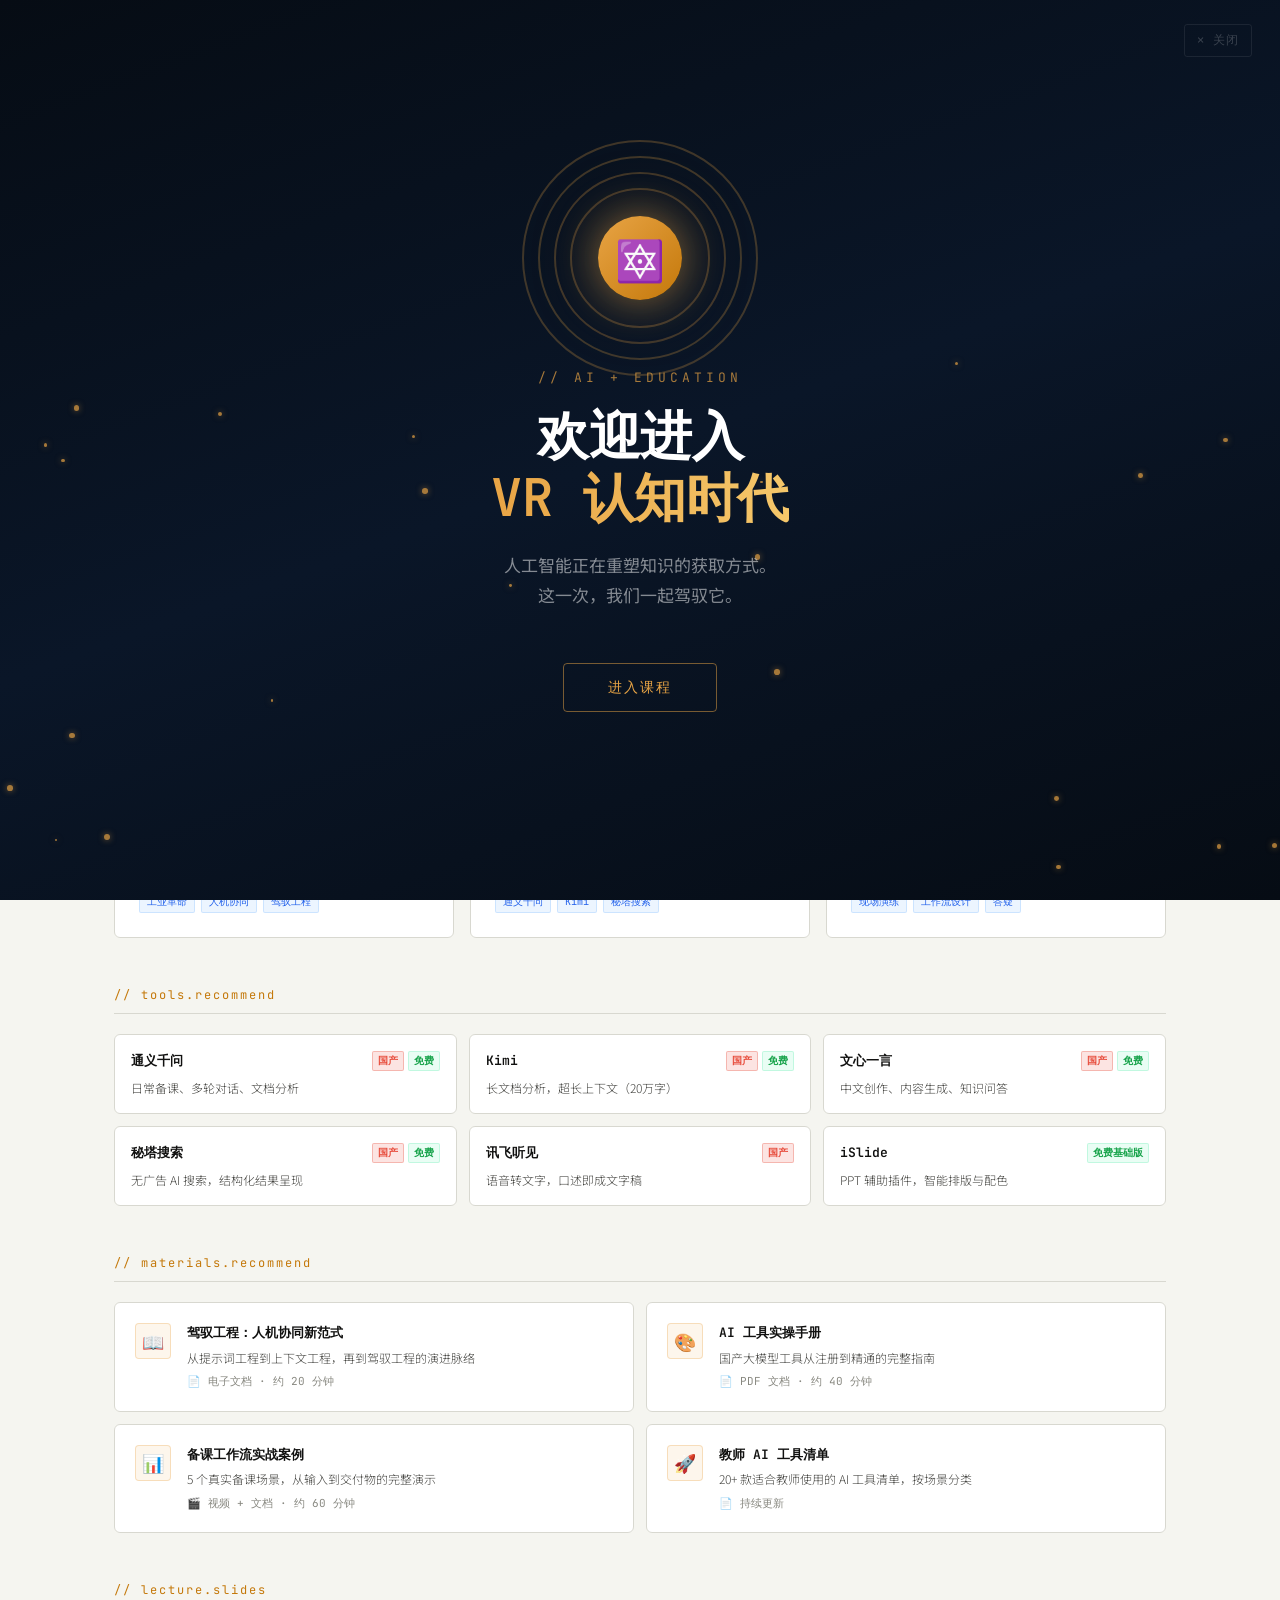
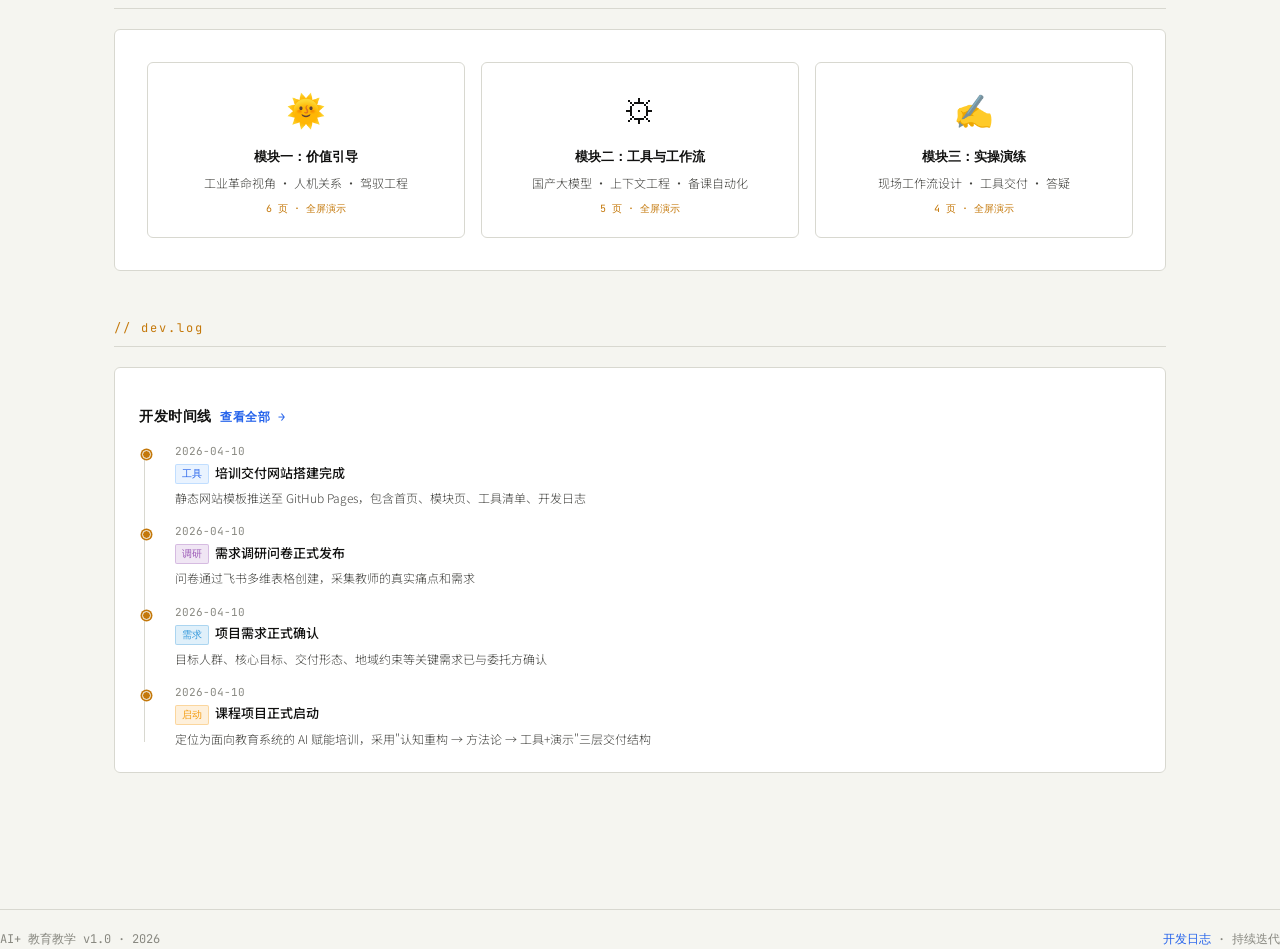
<file: index.html>
<!DOCTYPE html>
<html lang="zh-CN" data-version="v1.0">
<head>
<meta charset="UTF-8">
<meta name="viewport" content="width=device-width, initial-scale=1.0">
<title>AI+ 教育教学</title>
<link rel="preconnect" href="https://fonts.googleapis.com">
<link href="https://fonts.googleapis.com/css2?family=JetBrains+Mono:wght@300;400;500;600&family=Noto+Sans+SC:wght@300;400;500;600&display=swap" rel="stylesheet">
<style>
:root {
  --bg:          #080d14;
  --bg-card:     #0c1422;
  --bg-hover:    #101d30;
  --border:      #1a2d45;
  --accent:      #e8a445;
  --accent2:     #4a9eff;
  --accent3:     #4ae8a4;
  --text:        #dce8f0;
  --text-dim:    #8aacc8;
  --text-muted:  #4a6a8a;
  --font-mono:   'JetBrains Mono', monospace;
  --font-sans:   'Noto Sans SC', sans-serif;
  --accent-dim:  rgba(232,164,69,0.1);
  --radius:      6px;
}
[data-theme="light"] {
  --bg:        #f5f5f0;
  --bg-card:   #ffffff;
  --bg-hover:  #efefea;
  --border:    #d8d8d0;
  --accent:    #c4780a;
  --accent2:   #2563eb;
  --accent3:   #16a34a;
  --text:      #111110;
  --text-dim:  #444440;
  --text-muted:#888880;
}
* { margin: 0; padding: 0; box-sizing: border-box; }
body {
  background-color: var(--bg);
  color: var(--text);
  font-family: var(--font-sans);
  min-height: 100vh;
  line-height: 1.6;
}
body::before {
  content: '';
  position: fixed;
  inset: 0;
  background-image:
    linear-gradient(rgba(26,45,69,0.06) 1px, transparent 1px),
    linear-gradient(90deg, rgba(26,45,69,0.06) 1px, transparent 1px);
  background-size: 40px 40px;
  pointer-events: none;
  z-index: 0;
}
.container {
  max-width: 1100px;
  margin: 0 auto;
  padding: 48px 24px;
  position: relative;
  z-index: 1;
}

/* === HEADER === */
header {
  position: relative;
  margin-bottom: 56px;
  padding-bottom: 40px;
  border-bottom: 1px solid var(--border);
}
.header-top {
  display: flex;
  align-items: flex-start;
  justify-content: space-between;
  gap: 16px;
  margin-bottom: 0;
}
.header-label {
  font-family: var(--font-mono);
  font-size: 13px;
  color: var(--accent);
  letter-spacing: 2px;
  margin-bottom: 10px;
}
header h1 {
  font-family: var(--font-mono);
  font-size: clamp(28px, 5vw, 48px);
  font-weight: 600;
  letter-spacing: -1px;
  margin-bottom: 14px;
}
header h1 .w { color: var(--accent); }
header h1 .t { color: var(--text-dim); font-weight: 300; }

.header-desc {
  font-size: 15px;
  color: var(--text-dim);
  max-width: 520px;
  font-weight: 300;
  line-height: 1.8;
}
.header-meta {
  display: flex;
  gap: 24px;
  margin-top: 20px;
  font-family: var(--font-mono);
  font-size: 12px;
  color: var(--text-muted);
  flex-wrap: wrap;
}
.header-meta span { display: flex; align-items: center; gap: 6px; }

.top-nav {
  display: flex;
  flex-wrap: wrap;
  gap: 8px;
  margin-top: 20px;
}
.top-nav a {
  display: inline-flex;
  align-items: center;
  gap: 6px;
  font-family: var(--font-mono);
  font-size: 12px;
  font-weight: 500;
  color: var(--text-dim);
  text-decoration: none;
  border: 1px solid var(--border);
  border-radius: var(--radius);
  padding: 5px 12px;
  background: rgba(255,255,255,0.02);
  transition: all 0.2s ease;
}
.top-nav a::before {
  content: '';
  position: absolute;
  inset: 0;
  background: linear-gradient(135deg, var(--accent) 0%, var(--accent2) 100%);
  opacity: 0;
  transition: opacity 0.2s ease;
  z-index: -1;
  border-radius: var(--radius);
}
.top-nav a:hover {
  color: #fff;
  border-color: transparent;
  transform: translateY(-1px);
  box-shadow: 0 4px 12px rgba(232,164,69,0.25);
}
.top-nav a:hover::before { opacity: 1; }

button.theme-toggle {
  font-family: var(--font-mono);
  font-size: 22px;
  background: transparent;
  border: 1px solid var(--border);
  border-radius: var(--radius);
  padding: 5px 10px;
  cursor: pointer;
  color: var(--text-dim);
  transition: border-color 0.2s, color 0.2s, background 0.2s;
}
button.theme-toggle:hover {
  border-color: var(--accent);
  color: var(--accent);
  background: var(--accent-dim);
}

/* === OVERVIEW CARD === */
.overview-banner {
  background: var(--bg-card);
  border: 1px solid var(--border);
  border-radius: var(--radius);
  padding: 32px;
  margin-bottom: 48px;
  position: relative;
  overflow: hidden;
}
.overview-banner::before {
  content: '';
  position: absolute;
  top: 0; left: 0; right: 0;
  height: 2px;
  background: linear-gradient(90deg, var(--accent), var(--accent2), var(--accent3));
}
.overview-banner .label {
  font-family: var(--font-mono);
  font-size: 12px;
  color: var(--accent);
  letter-spacing: 2px;
  margin-bottom: 12px;
}
.overview-banner h2 {
  font-family: var(--font-mono);
  font-size: 22px;
  font-weight: 500;
  color: var(--text);
  margin-bottom: 12px;
}
.overview-banner p {
  font-size: 14px;
  color: var(--text-dim);
  font-weight: 300;
  max-width: 640px;
  line-height: 1.8;
}
.overview-tags {
  display: flex;
  gap: 8px;
  margin-top: 20px;
  flex-wrap: wrap;
}
.overview-tag {
  font-family: var(--font-mono);
  font-size: 11px;
  padding: 3px 10px;
  border-radius: 3px;
  background: rgba(232,164,69,0.1);
  border: 1px solid rgba(232,164,69,0.25);
  color: var(--accent);
}

/* === SECTION LABEL === */
.section-label {
  font-family: var(--font-mono);
  font-size: 12px;
  color: var(--accent);
  letter-spacing: 2px;
  margin-bottom: 20px;
  padding-bottom: 8px;
  border-bottom: 1px solid var(--border);
}

/* === MODULE CARDS === */
.modules-grid {
  display: grid;
  grid-template-columns: repeat(3, 1fr);
  gap: 16px;
  margin-bottom: 48px;
}
.mod-card {
  background: var(--bg-card);
  border: 1px solid var(--border);
  border-radius: var(--radius);
  padding: 24px;
  position: relative;
  overflow: hidden;
  transition: border-color 0.2s, background 0.2s, transform 0.2s;
}
.mod-card:hover {
  border-color: var(--accent);
  background: var(--bg-hover);
  transform: translateY(-2px);
}
.mod-card::before {
  content: '';
  position: absolute;
  top: 0; left: 0; right: 0;
  height: 2px;
  background: var(--card-accent, var(--accent));
}
.mod-card-header {
  display: flex;
  align-items: center;
  gap: 12px;
  margin-bottom: 16px;
}
.mod-num {
  font-family: var(--font-mono);
  font-size: 28px;
  font-weight: 600;
  color: var(--card-accent, var(--accent));
  opacity: 0.7;
  line-height: 1;
}
.mod-title {
  font-family: var(--font-mono);
  font-size: 14px;
  font-weight: 600;
  color: var(--text);
  letter-spacing: 0.5px;
}
.mod-time {
  font-family: var(--font-mono);
  font-size: 11px;
  color: var(--text-muted);
  margin-top: 2px;
}
.mod-desc {
  font-size: 13px;
  color: var(--text-dim);
  font-weight: 300;
  line-height: 1.7;
  margin-bottom: 16px;
}
.mod-tags {
  display: flex;
  gap: 6px;
  flex-wrap: wrap;
}
.mod-tag {
  font-family: var(--font-mono);
  font-size: 10px;
  padding: 2px 7px;
  border-radius: 2px;
  background: rgba(74,158,255,0.1);
  border: 1px solid rgba(74,158,255,0.2);
  color: var(--accent2);
}

/* === TOOLS GRID === */
.tools-grid {
  display: grid;
  grid-template-columns: repeat(3, 1fr);
  gap: 12px;
  margin-bottom: 48px;
}
.tool-card {
  background: var(--bg-card);
  border: 1px solid var(--border);
  border-radius: var(--radius);
  padding: 16px;
  transition: border-color 0.2s, background 0.2s;
}
.tool-card:hover {
  border-color: var(--accent2);
  background: var(--bg-hover);
}
.tool-card h4 {
  font-family: var(--font-mono);
  font-size: 13px;
  font-weight: 600;
  color: var(--text);
  margin-bottom: 6px;
  display: flex;
  align-items: center;
  gap: 8px;
}
.tool-card .tool-badges { display: flex; gap: 4px; margin-left: auto; }
.tool-badge {
  font-size: 10px;
  padding: 1px 5px;
  border-radius: 2px;
}
.tool-badge.cn { background: rgba(231,76,60,0.15); border: 1px solid rgba(231,76,60,0.3); color: #e74c3c; }
.tool-badge.free { background: rgba(74,232,164,0.12); border: 1px solid rgba(74,232,164,0.25); color: var(--accent3); }
.tool-card p { font-size: 12px; color: var(--text-dim); font-weight: 300; }

/* === MATERIALS === */
.materials-grid {
  display: grid;
  grid-template-columns: repeat(2, 1fr);
  gap: 12px;
  margin-bottom: 48px;
}
.mat-card {
  background: var(--bg-card);
  border: 1px solid var(--border);
  border-radius: var(--radius);
  padding: 20px;
  display: flex;
  gap: 16px;
  align-items: flex-start;
  transition: border-color 0.2s, background 0.2s;
}
.mat-card:hover { border-color: var(--accent); background: var(--bg-hover); }
.mat-icon {
  width: 36px; height: 36px;
  border-radius: 4px;
  background: var(--accent-dim);
  border: 1px solid rgba(232,164,69,0.3);
  display: flex; align-items: center; justify-content: center;
  font-size: 18px;
  flex-shrink: 0;
}
.mat-body h4 {
  font-family: var(--font-mono);
  font-size: 13px;
  font-weight: 600;
  color: var(--text);
  margin-bottom: 4px;
}
.mat-body p { font-size: 12px; color: var(--text-dim); font-weight: 300; }
.mat-body .mat-meta { font-size: 11px; color: var(--text-muted); margin-top: 6px; font-family: var(--font-mono); }

/* === CHANGELOG PREVIEW === */
.changelog-preview {
  background: var(--bg-card);
  border: 1px solid var(--border);
  border-radius: var(--radius);
  padding: 24px;
  margin-bottom: 48px;
}
.changelog-preview h3 {
  font-family: var(--font-mono);
  font-size: 14px;
  font-weight: 600;
  color: var(--text);
  margin-bottom: 16px;
  letter-spacing: 0.5px;
}
.timeline { position: relative; padding-left: 20px; }
.timeline::before {
  content: '';
  position: absolute;
  left: 5px; top: 6px; bottom: 6px;
  width: 1px;
  background: var(--border);
}
.tl-item {
  position: relative;
  margin-bottom: 16px;
  padding-left: 16px;
}
.tl-item::before {
  content: '';
  position: absolute;
  left: -17px; top: 7px;
  width: 7px; height: 7px;
  border-radius: 50%;
  background: var(--accent);
  border: 1.5px solid var(--bg);
  box-shadow: 0 0 0 1.5px var(--accent);
}
.tl-item:last-child { margin-bottom: 0; }
.tl-date {
  font-family: var(--font-mono);
  font-size: 11px;
  color: var(--text-muted);
  margin-bottom: 2px;
}
.tl-title {
  font-size: 13px;
  font-weight: 500;
  color: var(--text);
}
.tl-title .tl-tag {
  display: inline-block;
  font-family: var(--font-mono);
  font-size: 10px;
  padding: 1px 6px;
  border-radius: 2px;
  margin-right: 6px;
  vertical-align: middle;
}
.tl-tag.milestone { background: rgba(243,156,18,0.15); border: 1px solid rgba(243,156,18,0.3); color: #f39c12; }
.tl-tag.requirement { background: rgba(52,152,219,0.15); border: 1px solid rgba(52,152,219,0.3); color: #3498db; }
.tl-tag.survey { background: rgba(155,89,182,0.15); border: 1px solid rgba(155,89,182,0.3); color: #9b59b6; }
.tl-tag.deliverable { background: rgba(74,232,164,0.12); border: 1px solid rgba(74,232,164,0.25); color: var(--accent3); }
.tl-tag.tool { background: rgba(74,158,255,0.12); border: 1px solid rgba(74,158,255,0.25); color: var(--accent2); }
.tl-body {
  font-size: 12px;
  color: var(--text-dim);
  font-weight: 300;
  margin-top: 4px;
}
.changelog-link {
  display: inline-flex;
  align-items: center;
  gap: 6px;
  margin-top: 16px;
  font-family: var(--font-mono);
  font-size: 12px;
  color: var(--accent2);
  text-decoration: none;
  transition: color 0.15s;
}
.changelog-link:hover { color: #7dbfff; text-decoration: underline; }

/* === SLIDES CTA === */
.slides-cta {
  background: var(--bg-card);
  border: 1px solid var(--border);
  border-radius: var(--radius);
  padding: 32px;
  display: grid;
  grid-template-columns: repeat(3, 1fr);
  gap: 16px;
  margin-bottom: 48px;
}
.slide-card {
  border: 1px solid var(--border);
  border-radius: var(--radius);
  padding: 20px;
  text-align: center;
  cursor: pointer;
  transition: all 0.2s;
  text-decoration: none;
  color: var(--text);
  display: block;
}
.slide-card:hover {
  border-color: var(--accent);
  background: var(--bg-hover);
  transform: translateY(-2px);
}
.slide-card-icon {
  font-size: 32px;
  margin-bottom: 12px;
}
.slide-card h4 {
  font-family: var(--font-mono);
  font-size: 13px;
  font-weight: 600;
  margin-bottom: 6px;
}
.slide-card p { font-size: 12px; color: var(--text-dim); font-weight: 300; }
.slide-card .slide-card-status {
  font-family: var(--font-mono);
  font-size: 10px;
  color: var(--accent);
  margin-top: 8px;
}

/* === INTRO OVERLAY === */
.intro-overlay {
  position: fixed;
  inset: 0;
  background: linear-gradient(160deg, #060c14 0%, #0a1628 50%, #060c14 100%);
  z-index: 9999;
  display: flex;
  flex-direction: column;
  align-items: center;
  justify-content: center;
  animation: introReveal 1s cubic-bezier(0.16,1,0.3,1) forwards;
  overflow: hidden;
}
.intro-overlay.hidden {
  display: none;
}
.intro-overlay.closing {
  animation: introHide 0.5s ease forwards;
}

@keyframes introReveal {
  from { opacity: 0; }
  to   { opacity: 1; }
}
@keyframes introHide {
  from { opacity: 1; transform: scale(1); }
  to   { opacity: 0; transform: scale(1.04); }
}

/* particles */
.intro-particles {
  position: absolute;
  inset: 0;
  pointer-events: none;
  overflow: hidden;
}
.intro-p {
  position: absolute;
  border-radius: 50%;
  background: rgba(232,164,69,0.7);
  animation: floatP var(--d,8s) ease-in-out infinite;
  box-shadow: 0 0 6px rgba(232,164,69,0.5);
}
@keyframes floatP {
  0%   { transform: translateY(0)   scale(1);   opacity: 0.6; }
  50%  { transform: translateY(-120px) scale(1.3); opacity: 1; }
  100% { transform: translateY(-240px) scale(0.5); opacity: 0; }
}

/* vr icon */
.intro-vr {
  position: relative;
  width: 140px;
  height: 140px;
  margin-bottom: 40px;
  animation: vrEntrance 1.2s cubic-bezier(0.16,1,0.3,1) forwards;
}
@keyframes vrEntrance {
  from { opacity: 0; transform: translateY(40px) scale(0.8); }
  to   { opacity: 1; transform: translateY(0) scale(1); }
}
.vr-ring {
  position: absolute;
  border: 2px solid rgba(232,164,69,0.25);
  border-radius: 50%;
  animation: ringPulse var(--d,3s) ease-in-out infinite;
}
.vr-ring:nth-child(1) { inset: 0;   --d: 3s; animation-delay: 0s; }
.vr-ring:nth-child(2) { inset: -16px; --d: 3.5s; animation-delay: 0.6s; }
.vr-ring:nth-child(3) { inset: -32px; --d: 4s;   animation-delay: 1.2s; }
.vr-ring:nth-child(4) { inset: -48px; --d: 4.5s; animation-delay: 1.8s; }
@keyframes ringPulse {
  0%,100% { opacity: 0.3; transform: scale(1); }
  50%      { opacity: 0.8; transform: scale(1.04); }
}
.vr-core {
  position: absolute;
  inset: 28px;
  background: linear-gradient(135deg, #e8a445, #c4780a);
  border-radius: 50%;
  display: flex;
  align-items: center;
  justify-content: center;
  font-size: 40px;
  box-shadow: 0 0 40px rgba(232,164,69,0.5), 0 0 80px rgba(232,164,69,0.2);
}

/* text */
.intro-eyebrow {
  font-family: var(--font-mono);
  font-size: 13px;
  color: rgba(232,164,69,0.7);
  letter-spacing: 4px;
  margin-bottom: 16px;
  animation: fadeUp 0.8s 0.4s both;
}
.intro-title {
  font-family: var(--font-mono);
  font-size: clamp(28px, 6vw, 52px);
  font-weight: 600;
  color: #ffffff;
  text-align: center;
  line-height: 1.2;
  margin-bottom: 20px;
  animation: fadeUp 0.8s 0.55s both;
  letter-spacing: -0.5px;
}
.intro-title em {
  font-style: normal;
  background: linear-gradient(90deg, #e8a445, #f5c76a);
  -webkit-background-clip: text;
  -webkit-text-fill-color: transparent;
  background-clip: text;
}
.intro-sub {
  font-family: var(--font-sans);
  font-size: 17px;
  color: rgba(255,255,255,0.5);
  text-align: center;
  max-width: 460px;
  line-height: 1.8;
  margin-bottom: 52px;
  animation: fadeUp 0.8s 0.7s both;
}
@keyframes fadeUp {
  from { opacity: 0; transform: translateY(20px); }
  to   { opacity: 1; transform: translateY(0); }
}

/* enter button */
.intro-enter {
  background: transparent;
  border: 1.5px solid rgba(232,164,69,0.5);
  color: #e8a445;
  font-family: var(--font-mono);
  font-size: 14px;
  letter-spacing: 2px;
  padding: 14px 44px;
  border-radius: 4px;
  cursor: pointer;
  transition: all 0.25s ease;
  animation: fadeUp 0.8s 0.85s both;
  text-transform: uppercase;
}
.intro-enter:hover {
  background: rgba(232,164,69,0.12);
  border-color: #e8a445;
  box-shadow: 0 0 30px rgba(232,164,69,0.3);
  transform: translateY(-2px);
}

/* close hint */
.intro-close-hint {
  position: absolute;
  top: 24px;
  right: 28px;
  font-family: var(--font-mono);
  font-size: 12px;
  color: rgba(255,255,255,0.2);
  letter-spacing: 1px;
  cursor: pointer;
  padding: 6px 12px;
  border: 1px solid rgba(255,255,255,0.08);
  border-radius: 3px;
  transition: color 0.2s, border-color 0.2s;
  animation: fadeUp 0.6s 1.2s both;
  user-select: none;
}
.intro-close-hint:hover { color: rgba(255,255,255,0.5); border-color: rgba(255,255,255,0.2); }

/* page reopen button */
.intro-reopen-btn {
  position: fixed;
  bottom: 20px;
  right: 20px;
  z-index: 500;
  font-family: var(--font-mono);
  font-size: 11px;
  color: rgba(255,255,255,0.3);
  background: rgba(0,0,0,0.4);
  border: 1px solid rgba(255,255,255,0.08);
  border-radius: 3px;
  padding: 5px 10px;
  cursor: pointer;
  display: none;
  transition: all 0.2s;
  letter-spacing: 1px;
}
.intro-reopen-btn:hover { color: #e8a445; border-color: rgba(232,164,69,0.3); }
.intro-reopen-btn.show { display: block; }

/* === FOOTER === */
footer {
  margin-top: 40px;
  padding-top: 20px;
  border-top: 1px solid var(--border);
  display: flex;
  justify-content: space-between;
  align-items: center;
  font-family: var(--font-mono);
  font-size: 12px;
  color: var(--text-muted);
}
footer a { color: var(--accent2); text-decoration: none; }
footer a:hover { text-decoration: underline; }

/* === RESPONSIVE === */
@media (max-width: 900px) {
  .modules-grid { grid-template-columns: 1fr; }
  .tools-grid { grid-template-columns: 1fr 1fr; }
  .slides-cta { grid-template-columns: 1fr; }
}
@media (max-width: 600px) {
  .tools-grid { grid-template-columns: 1fr; }
  .materials-grid { grid-template-columns: 1fr; }
  .header-meta { flex-direction: column; gap: 8px; }
  .top-nav a { font-size: 11px; padding: 4px 10px; }
}
</style>
</head>
<body>
<!-- INTRO OVERLAY -->
<div class="intro-overlay" id="introOverlay">
  <div class="intro-particles" id="introParticles"></div>
  <div class="intro-close-hint" id="introCloseHint">&#x2715; 关闭</div>
  <div class="intro-vr">
    <div class="vr-ring"></div>
    <div class="vr-ring"></div>
    <div class="vr-ring"></div>
    <div class="vr-ring"></div>
    <div class="vr-core">&#128303;</div>
  </div>
  <div class="intro-eyebrow">// AI + EDUCATION</div>
  <div class="intro-title">欢迎进入<br><em>VR 认知时代</em></div>
  <div class="intro-sub">人工智能正在重塑知识的获取方式。<br>这一次，我们一起驾驭它。</div>
  <button class="intro-enter" id="introEnterBtn">进入课程</button>
</div>
<button class="intro-reopen-btn" id="introReopenBtn">&#128303; VR 引导页</button>

<div class="container">

<header>
  <div class="header-top">
    <div>
      <div class="header-label">// course.delivery</div>
      <h1><span class="w">AI</span><span class="t">+</span> <span class="t">课程交付</span></h1>
      <p class="header-desc">帮助教育工作者借助 AI 工具减负增效，掌握人机协同的正确姿势，让 AI 成为教学的得力助手。</p>
      <div class="header-meta">
        <span>&#128218; 3 大模块</span>
        <span>&#9202; 约 2 小时</span>
        <span>&#127757; 课程交付站</span>
      </div>
      <nav class="top-nav">
        <a href="#modules">课程模块</a>
        <a href="#tools">工具清单</a>
        <a href="#materials">推荐材料</a>
        <a href="changelog.html">开发日志</a>
      </nav>
    </div>
    <button class="theme-toggle" id="themeToggle" aria-label="切换主题">☀</button>
  </div>
</header>

<!-- OVERVIEW -->
<section class="overview-banner" id="overview">
  <div class="label">// overview</div>
  <h2>课程概述</h2>
  <p>本课程面向教育工作者，系统讲解 AI 工具在教学场景中的实际应用。课程采用"认知重构 + 方法论 + 实操"三层交付结构，帮助教师建立正确的人机协同观，掌握可直接落地的工具和方法。</p>
  <div class="overview-tags">
    <span class="overview-tag">价值引导</span>
    <span class="overview-tag">国产大模型</span>
    <span class="overview-tag">驾驭工程</span>
    <span class="overview-tag">实操演练</span>
    <span class="overview-tag">工具交付</span>
  </div>
</section>

<!-- MODULES -->
<section id="modules" style="margin-bottom:48px;">
  <div class="section-label">// course.modules</div>
  <div class="modules-grid">
    <div class="mod-card" style="--card-accent: #e8a445">
      <div class="mod-card-header">
        <div class="mod-num">01</div>
        <div>
          <div class="mod-title">价值引导</div>
          <div class="mod-time">25-30 分钟</div>
        </div>
      </div>
      <p class="mod-desc">从工业革命视角理解 AI 变革，认识人与 AI 的正确关系，建立驾驭 AI 的底层认知框架。</p>
      <div class="mod-tags">
        <span class="mod-tag">工业革命</span>
        <span class="mod-tag">人机协同</span>
        <span class="mod-tag">驾驭工程</span>
      </div>
    </div>

    <div class="mod-card" style="--card-accent: #4a9eff">
      <div class="mod-card-header">
        <div class="mod-num">02</div>
        <div>
          <div class="mod-title">工具与工作流</div>
          <div class="mod-time">30 分钟</div>
        </div>
      </div>
      <p class="mod-desc">国产大模型工具推荐与实操演示，备课自动化工作流设计，信息素养基础训练。</p>
      <div class="mod-tags">
        <span class="mod-tag">通义千问</span>
        <span class="mod-tag">Kimi</span>
        <span class="mod-tag">秘塔搜索</span>
      </div>
    </div>

    <div class="mod-card" style="--card-accent: #4ae8a4">
      <div class="mod-card-header">
        <div class="mod-num">03</div>
        <div>
          <div class="mod-title">实操演练</div>
          <div class="mod-time">60 分钟</div>
        </div>
      </div>
      <p class="mod-desc">现场设计个人备课工作流，工具交付与安装指导，个性化问题答疑。</p>
      <div class="mod-tags">
        <span class="mod-tag">现场演练</span>
        <span class="mod-tag">工作流设计</span>
        <span class="mod-tag">答疑</span>
      </div>
    </div>
  </div>
</section>

<!-- TOOLS -->
<section id="tools" style="margin-bottom:48px;">
  <div class="section-label">// tools.recommend</div>
  <div class="tools-grid">
    <div class="tool-card">
      <h4>通义千问 <div class="tool-badges"><span class="tool-badge cn">国产</span><span class="tool-badge free">免费</span></div></h4>
      <p>日常备课、多轮对话、文档分析</p>
    </div>
    <div class="tool-card">
      <h4>Kimi <div class="tool-badges"><span class="tool-badge cn">国产</span><span class="tool-badge free">免费</span></div></h4>
      <p>长文档分析，超长上下文（20万字）</p>
    </div>
    <div class="tool-card">
      <h4>文心一言 <div class="tool-badges"><span class="tool-badge cn">国产</span><span class="tool-badge free">免费</span></div></h4>
      <p>中文创作、内容生成、知识问答</p>
    </div>
    <div class="tool-card">
      <h4>秘塔搜索 <div class="tool-badges"><span class="tool-badge cn">国产</span><span class="tool-badge free">免费</span></div></h4>
      <p>无广告 AI 搜索，结构化结果呈现</p>
    </div>
    <div class="tool-card">
      <h4>讯飞听见 <div class="tool-badges"><span class="tool-badge cn">国产</span></div></h4>
      <p>语音转文字，口述即成文字稿</p>
    </div>
    <div class="tool-card">
      <h4>iSlide <div class="tool-badges"><span class="tool-badge free">免费基础版</span></div></h4>
      <p>PPT 辅助插件，智能排版与配色</p>
    </div>
  </div>
</section>

<!-- MATERIALS -->
<section id="materials" style="margin-bottom:48px;">
  <div class="section-label">// materials.recommend</div>
  <div class="materials-grid">
    <div class="mat-card">
      <div class="mat-icon">&#128214;</div>
      <div class="mat-body">
        <h4>驾驭工程：人机协同新范式</h4>
        <p>从提示词工程到上下文工程，再到驾驭工程的演进脉络</p>
        <div class="mat-meta">&#128196; 电子文档 · 约 20 分钟</div>
      </div>
    </div>
    <div class="mat-card">
      <div class="mat-icon">&#127912;</div>
      <div class="mat-body">
        <h4>AI 工具实操手册</h4>
        <p>国产大模型工具从注册到精通的完整指南</p>
        <div class="mat-meta">&#128196; PDF 文档 · 约 40 分钟</div>
      </div>
    </div>
    <div class="mat-card">
      <div class="mat-icon">&#128202;</div>
      <div class="mat-body">
        <h4>备课工作流实战案例</h4>
        <p>5 个真实备课场景，从输入到交付物的完整演示</p>
        <div class="mat-meta">&#127916; 视频 + 文档 · 约 60 分钟</div>
      </div>
    </div>
    <div class="mat-card">
      <div class="mat-icon">&#128640;</div>
      <div class="mat-body">
        <h4>教师 AI 工具清单</h4>
        <p>20+ 款适合教师使用的 AI 工具清单，按场景分类</p>
        <div class="mat-meta">&#128196; 持续更新</div>
      </div>
    </div>
  </div>
</section>

<!-- SLIDES CTA -->
<section id="slides" style="margin-bottom:48px;">
  <div class="section-label">// lecture.slides</div>
  <div class="slides-cta">
    <a href="slides/module-1.html" target="_blank" class="slide-card">
      <div class="slide-card-icon">&#127774;</div>
      <h4>模块一：价值引导</h4>
      <p>工业革命视角 · 人机关系 · 驾驭工程</p>
      <div class="slide-card-status">6 页 · 全屏演示</div>
    </a>
    <a href="slides/module-2.html" target="_blank" class="slide-card">
      <div class="slide-card-icon">&#9881;</div>
      <h4>模块二：工具与工作流</h4>
      <p>国产大模型 · 上下文工程 · 备课自动化</p>
      <div class="slide-card-status">5 页 · 全屏演示</div>
    </a>
    <a href="slides/module-3.html" target="_blank" class="slide-card">
      <div class="slide-card-icon">&#9997;</div>
      <h4>模块三：实操演练</h4>
      <p>现场工作流设计 · 工具交付 · 答疑</p>
      <div class="slide-card-status">4 页 · 全屏演示</div>
    </a>
  </div>
</section>

<!-- CHANGELOG PREVIEW -->
<section style="margin-bottom:48px;">
  <div class="section-label">// dev.log</div>
  <div class="changelog-preview">
    <h3>开发时间线 <a href="changelog.html" class="changelog-link">查看全部 &#8594;</a></h3>
    <div class="timeline">
      <div class="tl-item">
        <div class="tl-date">2026-04-10</div>
        <div class="tl-title"><span class="tl-tag tool">工具</span>培训交付网站搭建完成</div>
        <div class="tl-body">静态网站模板推送至 GitHub Pages，包含首页、模块页、工具清单、开发日志</div>
      </div>
      <div class="tl-item">
        <div class="tl-date">2026-04-10</div>
        <div class="tl-title"><span class="tl-tag survey">调研</span>需求调研问卷正式发布</div>
        <div class="tl-body">问卷通过飞书多维表格创建，采集教师的真实痛点和需求</div>
      </div>
      <div class="tl-item">
        <div class="tl-date">2026-04-10</div>
        <div class="tl-title"><span class="tl-tag requirement">需求</span>项目需求正式确认</div>
        <div class="tl-body">目标人群、核心目标、交付形态、地域约束等关键需求已与委托方确认</div>
      </div>
      <div class="tl-item">
        <div class="tl-date">2026-04-10</div>
        <div class="tl-title"><span class="tl-tag milestone">启动</span>课程项目正式启动</div>
        <div class="tl-body">定位为面向教育系统的 AI 赋能培训，采用"认知重构 → 方法论 → 工具+演示"三层交付结构</div>
      </div>
    </div>
  </div>
</section>

</div>

<footer>
  <span>AI+ 教育教学 v1.0 · 2026</span>
  <span><a href="changelog.html">开发日志</a> · 持续迭代</span>
</footer>

<script>
(function() {
  var KEY = 'course-theme';
  var INTRO_KEY = 'intro-seen-v2';
  var btn = document.getElementById('themeToggle');
  var overlay = document.getElementById('introOverlay');
  var particles = document.getElementById('introParticles');
  var enterBtn = document.getElementById('introEnterBtn');
  var closeHint = document.getElementById('introCloseHint');
  var reopenBtn = document.getElementById('introReopenBtn');

  function setTheme(t) {
    document.documentElement.setAttribute('data-theme', t);
    localStorage.setItem(KEY, t);
    btn.textContent = t === 'light' ? '☾' : '☀';
  }
  window.toggleTheme = function() {
    var cur = document.documentElement.getAttribute('data-theme') || 'dark';
    setTheme(cur === 'dark' ? 'light' : 'dark');
  };
  var saved = localStorage.getItem(KEY);
  if (saved) { setTheme(saved); }
  else if (window.matchMedia && window.matchMedia('(prefers-color-scheme: light)').matches) { setTheme('light'); }
  btn.addEventListener('click', toggleTheme);

  /* ── Intro overlay ── */
  function buildParticles() {
    for (var i = 0; i < 22; i++) {
      var p = document.createElement('div');
      p.className = 'intro-p';
      var sz = Math.random() * 4 + 2;
      p.style.cssText = [
        'width:' + sz + 'px',
        'height:' + sz + 'px',
        'left:' + (Math.random() * 100) + '%',
        'bottom:' + (Math.random() * 60) + '%',
        '--d:' + (Math.random() * 6 + 5) + 's',
        'animation-delay:' + (Math.random() * 5) + 's',
        'animation-duration:' + (Math.random() * 4 + 6) + 's'
      ].join(';');
      particles.appendChild(p);
    }
  }

  function showIntro() {
    overlay.classList.remove('hidden', 'closing');
    reopenBtn.classList.remove('show');
  }

  function hideIntro(animate) {
    if (animate) {
      overlay.classList.add('closing');
      overlay.addEventListener('animationend', function() {
        overlay.classList.add('hidden');
        overlay.classList.remove('closing');
        reopenBtn.classList.add('show');
      }, { once: true });
    } else {
      overlay.classList.add('hidden');
      reopenBtn.classList.add('show');
    }
    localStorage.setItem(INTRO_KEY, '1');
  }

  buildParticles();

  if (!localStorage.getItem(INTRO_KEY)) {
    showIntro();
  } else {
    overlay.classList.add('hidden');
    reopenBtn.classList.add('show');
  }

  enterBtn.addEventListener('click', function() { hideIntro(true); });
  closeHint.addEventListener('click', function() { hideIntro(true); });
  reopenBtn.addEventListener('click', showIntro);
})();
</script>
</body>
</html>
</file>
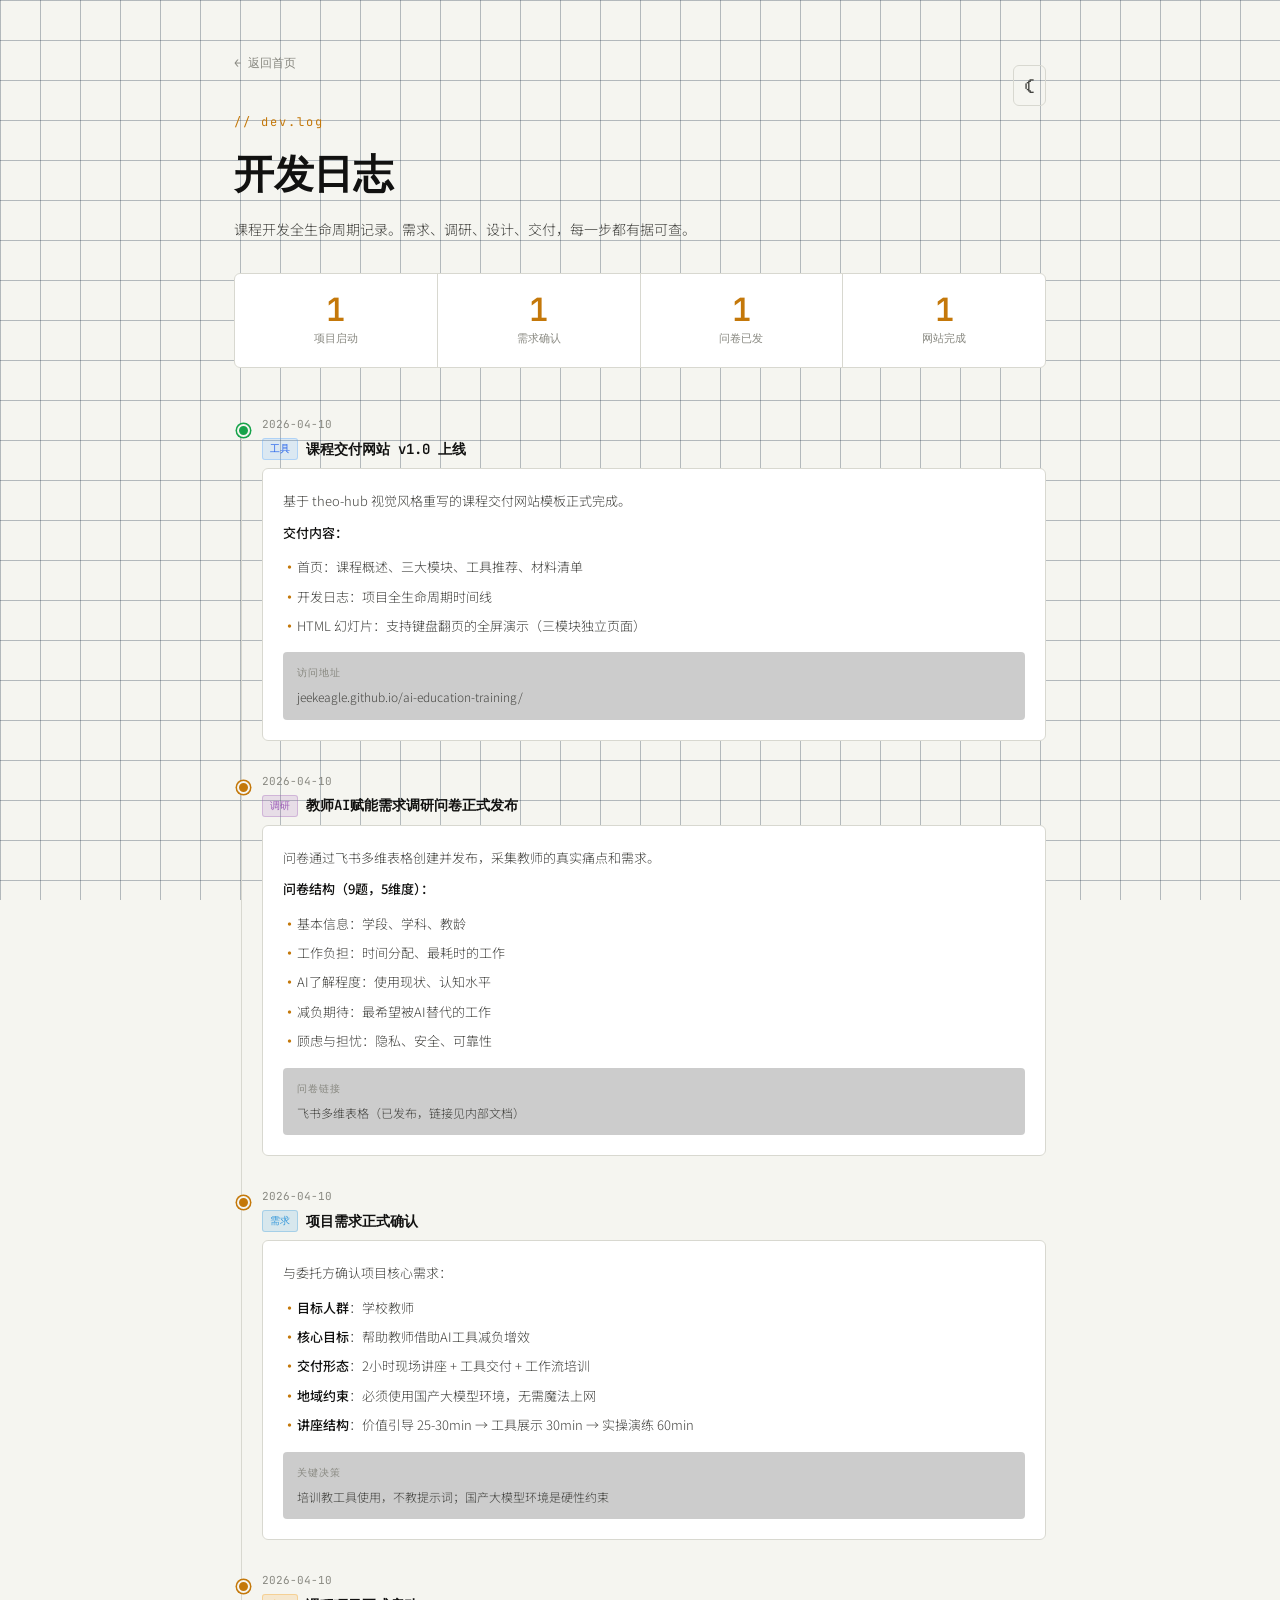
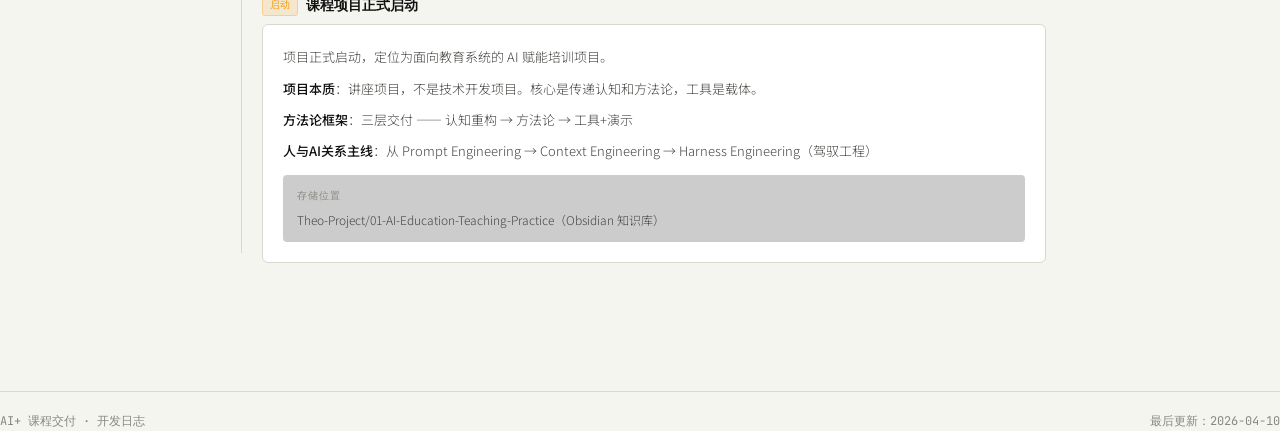
<file: changelog.html>
<!DOCTYPE html>
<html lang="zh-CN" data-version="v1.0">
<head>
<meta charset="UTF-8">
<meta name="viewport" content="width=device-width, initial-scale=1.0">
<title>开发日志 — AI+ 课程交付</title>
<link rel="preconnect" href="https://fonts.googleapis.com">
<link href="https://fonts.googleapis.com/css2?family=JetBrains+Mono:wght@300;400;500;600&family=Noto+Sans+SC:wght@300;400;500;600&display=swap" rel="stylesheet">
<style>
:root {
  --bg:         #080d14;
  --bg-card:    #0c1422;
  --bg-hover:   #101d30;
  --border:     #1a2d45;
  --accent:     #e8a445;
  --accent2:    #4a9eff;
  --accent3:    #4ae8a4;
  --text:       #dce8f0;
  --text-dim:   #8aacc8;
  --text-muted: #4a6a8a;
  --font-mono:  'JetBrains Mono', monospace;
  --font-sans:  'Noto Sans SC', sans-serif;
  --accent-dim: rgba(232,164,69,0.1);
  --radius:     6px;
}
[data-theme="light"] {
  --bg:        #f5f5f0;
  --bg-card:   #ffffff;
  --bg-hover:  #efefea;
  --border:    #d8d8d0;
  --accent:    #c4780a;
  --accent2:   #2563eb;
  --accent3:   #16a34a;
  --text:      #111110;
  --text-dim:  #444440;
  --text-muted:#888880;
}
* { margin: 0; padding: 0; box-sizing: border-box; }
body {
  background-color: var(--bg);
  color: var(--text);
  font-family: var(--font-sans);
  min-height: 100vh;
  line-height: 1.6;
}
body::before {
  content: '';
  position: fixed;
  inset: 0;
  background-image:
    linear-gradient(rgba(26,45,69,0.3) 1px, transparent 1px),
    linear-gradient(90deg, rgba(26,45,69,0.3) 1px, transparent 1px);
  background-size: 40px 40px;
  pointer-events: none;
  z-index: 0;
}
.container {
  max-width: 860px;
  margin: 0 auto;
  padding: 48px 24px;
  position: relative;
  z-index: 1;
}
.back-link {
  display: inline-flex;
  align-items: center;
  gap: 6px;
  font-family: var(--font-mono);
  font-size: 12px;
  color: var(--text-muted);
  text-decoration: none;
  margin-bottom: 40px;
  transition: color 0.15s;
}
.back-link:hover { color: var(--accent2); }

header {
  margin-bottom: 48px;
  padding-bottom: 32px;
  border-bottom: 1px solid var(--border);
}
.header-label {
  font-family: var(--font-mono);
  font-size: 12px;
  color: var(--accent);
  letter-spacing: 2px;
  margin-bottom: 10px;
}
header h1 {
  font-family: var(--font-mono);
  font-size: clamp(24px, 4vw, 40px);
  font-weight: 600;
  letter-spacing: -0.5px;
  margin-bottom: 12px;
}
.header-desc {
  font-size: 14px;
  color: var(--text-dim);
  font-weight: 300;
  max-width: 480px;
}

/* Stats */
.stats-bar {
  display: flex;
  gap: 0;
  background: var(--bg-card);
  border: 1px solid var(--border);
  border-radius: var(--radius);
  overflow: hidden;
  margin-bottom: 48px;
}
.stat-item {
  flex: 1;
  text-align: center;
  padding: 20px 16px;
  border-right: 1px solid var(--border);
}
.stat-item:last-child { border-right: none; }
.stat-num {
  font-family: var(--font-mono);
  font-size: 32px;
  font-weight: 600;
  color: var(--accent);
  line-height: 1;
  margin-bottom: 4px;
}
.stat-label {
  font-family: var(--font-mono);
  font-size: 11px;
  color: var(--text-muted);
}

/* Timeline */
.timeline {
  position: relative;
  padding-left: 28px;
}
.timeline::before {
  content: '';
  position: absolute;
  left: 7px;
  top: 10px;
  bottom: 10px;
  width: 1px;
  background: var(--border);
}
.tl-item {
  position: relative;
  margin-bottom: 32px;
}
.tl-item::before {
  content: '';
  position: absolute;
  left: -25px;
  top: 8px;
  width: 9px;
  height: 9px;
  border-radius: 50%;
  background: var(--accent);
  border: 2px solid var(--bg);
  box-shadow: 0 0 0 1.5px var(--accent);
}
.tl-item.active::before {
  background: var(--accent3);
  box-shadow: 0 0 0 1.5px var(--accent3);
}
.tl-date {
  font-family: var(--font-mono);
  font-size: 11px;
  color: var(--text-muted);
  margin-bottom: 4px;
}
.tl-title {
  font-family: var(--font-mono);
  font-size: 14px;
  font-weight: 600;
  color: var(--text);
  margin-bottom: 8px;
  display: flex;
  align-items: center;
  gap: 0;
  flex-wrap: wrap;
}
.tl-tag {
  display: inline-block;
  font-size: 10px;
  padding: 2px 7px;
  border-radius: 3px;
  margin-right: 8px;
  vertical-align: middle;
  font-weight: 500;
}
.tl-tag.milestone { background: rgba(243,156,18,0.15); border: 1px solid rgba(243,156,18,0.3); color: #f39c12; }
.tl-tag.requirement { background: rgba(52,152,219,0.15); border: 1px solid rgba(52,152,219,0.3); color: #3498db; }
.tl-tag.survey { background: rgba(155,89,182,0.15); border: 1px solid rgba(155,89,182,0.3); color: #9b59b6; }
.tl-tag.tool { background: rgba(74,158,255,0.15); border: 1px solid rgba(74,158,255,0.3); color: var(--accent2); }
.tl-tag.deliverable { background: rgba(74,232,164,0.12); border: 1px solid rgba(74,232,164,0.25); color: var(--accent3); }
.tl-tag.event { background: rgba(232,164,69,0.12); border: 1px solid rgba(232,164,69,0.25); color: var(--accent); }

.tl-card {
  background: var(--bg-card);
  border: 1px solid var(--border);
  border-radius: var(--radius);
  padding: 20px;
  transition: border-color 0.2s, background 0.2s;
}
.tl-card:hover { border-color: var(--accent); background: var(--bg-hover); }
.tl-body {
  font-size: 13px;
  color: var(--text-dim);
  font-weight: 300;
  line-height: 1.8;
}
.tl-body p { margin-bottom: 8px; }
.tl-body p:last-child { margin-bottom: 0; }
.tl-body strong { color: var(--text); font-weight: 500; }
.tl-body ul { list-style: none; padding: 0; margin-top: 8px; }
.tl-body ul li { padding: 3px 0; padding-left: 14px; position: relative; font-size: 13px; }
.tl-body ul li::before { content: '·'; position: absolute; left: 0; color: var(--accent); font-weight: 700; }
.tl-outcome {
  background: rgba(0,0,0,0.2);
  border-radius: 4px;
  padding: 12px 14px;
  margin-top: 12px;
  font-size: 12px;
}
.tl-outcome-label {
  font-family: var(--font-mono);
  font-size: 10px;
  color: var(--text-muted);
  text-transform: uppercase;
  letter-spacing: 1px;
  margin-bottom: 4px;
}
.tl-outcome strong { color: var(--accent); font-weight: 500; }

/* Footer */
footer {
  margin-top: 48px;
  padding-top: 20px;
  border-top: 1px solid var(--border);
  font-family: var(--font-mono);
  font-size: 12px;
  color: var(--text-muted);
  display: flex;
  justify-content: space-between;
}

button.theme-toggle {
  font-family: var(--font-mono);
  font-size: 22px;
  background: transparent;
  border: 1px solid var(--border);
  border-radius: var(--radius);
  padding: 5px 10px;
  cursor: pointer;
  color: var(--text-dim);
  transition: border-color 0.2s, color 0.2s;
  float: right;
  margin-top: -48px;
}
button.theme-toggle:hover { border-color: var(--accent); color: var(--accent); }

@media (max-width: 600px) {
  .stats-bar { flex-wrap: wrap; }
  .stat-item { min-width: 50%; border-bottom: 1px solid var(--border); }
  .tl-title { font-size: 13px; }
}
</style>
</head>
<body>
<div class="container">

<a href="index.html" class="back-link">&#8592; 返回首页</a>

<header style="border:none; margin-bottom:32px; padding-bottom:0;">
  <button class="theme-toggle" id="themeToggle" aria-label="切换主题">☀</button>
  <div class="header-label">// dev.log</div>
  <h1>开发日志</h1>
  <p class="header-desc">课程开发全生命周期记录。需求、调研、设计、交付，每一步都有据可查。</p>
</header>

<!-- Stats -->
<div class="stats-bar">
  <div class="stat-item">
    <div class="stat-num">1</div>
    <div class="stat-label">项目启动</div>
  </div>
  <div class="stat-item">
    <div class="stat-num">1</div>
    <div class="stat-label">需求确认</div>
  </div>
  <div class="stat-item">
    <div class="stat-num">1</div>
    <div class="stat-label">问卷已发</div>
  </div>
  <div class="stat-item">
    <div class="stat-num">1</div>
    <div class="stat-label">网站完成</div>
  </div>
</div>

<!-- Timeline -->
<div class="timeline">

  <!-- Latest -->
  <div class="tl-item active">
    <div class="tl-date">2026-04-10</div>
    <div class="tl-title">
      <span class="tl-tag tool">工具</span>
      课程交付网站 v1.0 上线
    </div>
    <div class="tl-card">
      <div class="tl-body">
        <p>基于 theo-hub 视觉风格重写的课程交付网站模板正式完成。</p>
        <p><strong>交付内容：</strong></p>
        <ul>
          <li>首页：课程概述、三大模块、工具推荐、材料清单</li>
          <li>开发日志：项目全生命周期时间线</li>
          <li>HTML 幻灯片：支持键盘翻页的全屏演示（三模块独立页面）</li>
        </ul>
        <div class="tl-outcome">
          <div class="tl-outcome-label">访问地址</div>
          jeekeagle.github.io/ai-education-training/
        </div>
      </div>
    </div>
  </div>

  <div class="tl-item">
    <div class="tl-date">2026-04-10</div>
    <div class="tl-title">
      <span class="tl-tag survey">调研</span>
      教师AI赋能需求调研问卷正式发布
    </div>
    <div class="tl-card">
      <div class="tl-body">
        <p>问卷通过飞书多维表格创建并发布，采集教师的真实痛点和需求。</p>
        <p><strong>问卷结构（9题，5维度）：</strong></p>
        <ul>
          <li>基本信息：学段、学科、教龄</li>
          <li>工作负担：时间分配、最耗时的工作</li>
          <li>AI了解程度：使用现状、认知水平</li>
          <li>减负期待：最希望被AI替代的工作</li>
          <li>顾虑与担忧：隐私、安全、可靠性</li>
        </ul>
        <div class="tl-outcome">
          <div class="tl-outcome-label">问卷链接</div>
          飞书多维表格（已发布，链接见内部文档）
        </div>
      </div>
    </div>
  </div>

  <div class="tl-item">
    <div class="tl-date">2026-04-10</div>
    <div class="tl-title">
      <span class="tl-tag requirement">需求</span>
      项目需求正式确认
    </div>
    <div class="tl-card">
      <div class="tl-body">
        <p>与委托方确认项目核心需求：</p>
        <ul>
          <li><strong>目标人群</strong>：学校教师</li>
          <li><strong>核心目标</strong>：帮助教师借助AI工具减负增效</li>
          <li><strong>交付形态</strong>：2小时现场讲座 + 工具交付 + 工作流培训</li>
          <li><strong>地域约束</strong>：必须使用国产大模型环境，无需魔法上网</li>
          <li><strong>讲座结构</strong>：价值引导 25-30min → 工具展示 30min → 实操演练 60min</li>
        </ul>
        <div class="tl-outcome">
          <div class="tl-outcome-label">关键决策</div>
          培训教工具使用，不教提示词；国产大模型环境是硬性约束
        </div>
      </div>
    </div>
  </div>

  <div class="tl-item">
    <div class="tl-date">2026-04-10</div>
    <div class="tl-title">
      <span class="tl-tag milestone">启动</span>
      课程项目正式启动
    </div>
    <div class="tl-card">
      <div class="tl-body">
        <p>项目正式启动，定位为面向教育系统的 AI 赋能培训项目。</p>
        <p><strong>项目本质</strong>：讲座项目，不是技术开发项目。核心是传递认知和方法论，工具是载体。</p>
        <p><strong>方法论框架</strong>：三层交付 —— 认知重构 → 方法论 → 工具+演示</p>
        <p><strong>人与AI关系主线</strong>：从 Prompt Engineering → Context Engineering → Harness Engineering（驾驭工程）</p>
        <div class="tl-outcome">
          <div class="tl-outcome-label">存储位置</div>
          Theo-Project/01-AI-Education-Teaching-Practice（Obsidian 知识库）
        </div>
      </div>
    </div>
  </div>

</div>

</div>

<footer>
  <span>AI+ 课程交付 · 开发日志</span>
  <span>最后更新：2026-04-10</span>
</footer>

<script>
(function() {
  var KEY = 'course-theme';
  var btn = document.getElementById('themeToggle');
  function setTheme(t) {
    document.documentElement.setAttribute('data-theme', t);
    localStorage.setItem(KEY, t);
    btn.textContent = t === 'light' ? '☾' : '☀';
  }
  window.toggleTheme = function() {
    var cur = document.documentElement.getAttribute('data-theme') || 'dark';
    setTheme(cur === 'dark' ? 'light' : 'dark');
  };
  var saved = localStorage.getItem(KEY);
  if (saved) { setTheme(saved); }
  else if (window.matchMedia && window.matchMedia('(prefers-color-scheme: light)').matches) { setTheme('light'); }
  btn.addEventListener('click', toggleTheme);
})();
</script>
</body>
</html>
</file>
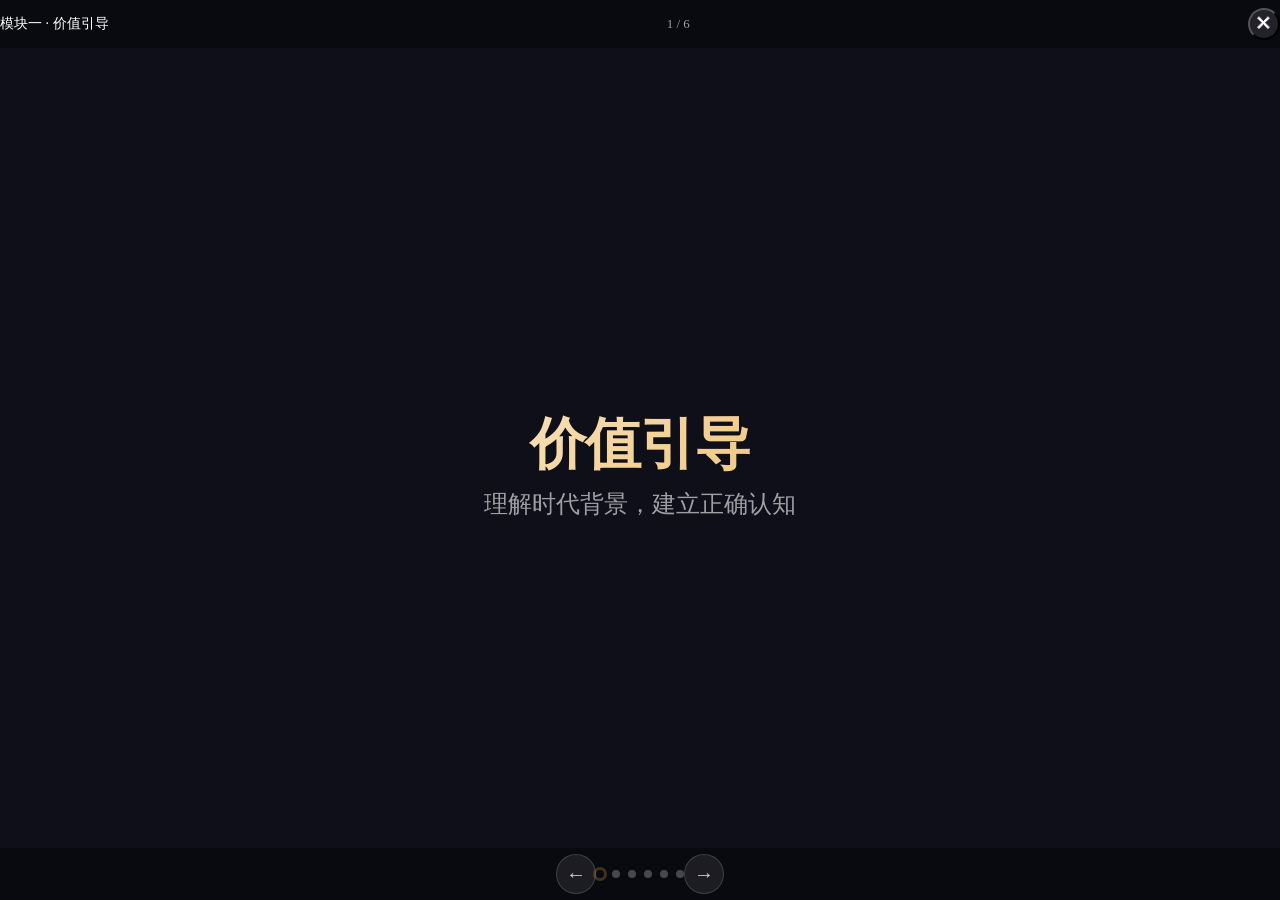
<file: slides/module-1.html>
<!DOCTYPE html>
<html lang="zh-CN">
<head>
  <meta charset="UTF-8">
  <meta name="viewport" content="width=device-width, initial-scale=1.0">
  <title>模块一：价值引导 — AI+ 教育教学培训</title>
  <link rel="stylesheet" href="../assets/css/slides.css">
</head>
<body>

<div class="presentation active">
  <div class="pres-header">
    <span class="pres-title">模块一 · 价值引导</span>
    <span class="pres-counter">1 / 6</span>
    <button class="pres-close" onclick="window.close()">&#10005;</button>
  </div>

  <div class="pres-stage">
    <div class="pres-slide active">
      <h1>价值引导</h1>
      <p class="subtitle">理解时代背景，建立正确认知</p>
    </div>

    <div class="pres-slide">
      <h2>工业革命视角下的 AI 变革</h2>
      <p>每次工业革命都消灭一批岗位、创造一批岗位</p>
      <ul>
        <li>第一次工业革命：机器替代体力劳动</li>
        <li>第二次工业革命：电气化大规模生产</li>
        <li>第三次工业革命：自动化控制</li>
        <li>第四次工业革命：AI 替代认知劳动</li>
      </ul>
    </div>

    <div class="pres-slide">
      <h2>人机关系的三个阶段</h2>
      <ul>
        <li><strong>Prompt Engineering</strong> — 怎么问 AI</li>
        <li><strong>Context Engineering</strong> — 怎么给 AI 足够的信息</li>
        <li><strong>Harness Engineering 驾驭工程</strong> — 人与 AI 的分工边界在哪里</li>
      </ul>
      <div class="highlight-box">
        <p>驾驭工程的核心：不是用 AI 替代人，而是用 AI <strong>放大</strong>人的能力</p>
      </div>
    </div>

    <div class="pres-slide">
      <h2>教师最需要的三种能力</h2>
      <ul>
        <li><strong>提出好问题的能力</strong> — AI 时代，问对问题比答对问题更重要</li>
        <li><strong>判断 AI 输出质量的能力</strong> — 识别幻觉、验证事实</li>
        <li><strong>设计工作流的能力</strong> — 把 AI 嵌入自己的教学流程</li>
      </ul>
    </div>

    <div class="pres-slide">
      <h2>驾驭 AI 的正确姿势</h2>
      <ul>
        <li>把 AI 当作一个<strong> tireless research assistant</strong></li>
        <li>不迷信 AI 的第一输出，把它当作<strong>初稿</strong></li>
        <li>始终保持<strong>人在回路</strong>，AI 是工具，你才是主人</li>
        <li>从小任务开始，逐步建立对 AI 的<strong>体感认知</strong></li>
      </ul>
    </div>

    <div class="pres-slide">
      <h2>本模块小结</h2>
      <ul>
        <li>AI 革命是认知劳动的自动化，教师不会失业，但会用 AI 的教师会替代不会用的</li>
        <li>驾驭工程 = 知道 AI 擅长什么 + 知道人擅长什么 + 找到最优分工</li>
        <li>核心心态：<strong>拥抱工具，但不放弃思考</strong></li>
      </ul>
      <div class="highlight-box">
        <p>下一节：具体有哪些国产 AI 工具可以用</p>
      </div>
    </div>
  </div>

  <div class="pres-nav">
    <button class="pres-prev" onclick="prevSlide()">&#8592;</button>
    <div class="pres-dots"></div>
    <button class="pres-next" onclick="nextSlide()">&#8594;</button>
  </div>
</div>

<script>
(function() {
  var slides = document.querySelectorAll('.pres-slide');
  var dots = document.querySelector('.pres-dots');
  var counter = document.querySelector('.pres-counter');
  var total = slides.length;
  var current = 0;

  // Build dots
  for (var i = 0; i < total; i++) {
    var d = document.createElement('span');
    d.className = 'pres-dot';
    d.onclick = function(idx) { return function() { goTo(idx); }; }(i);
    dots.appendChild(d);
  }

  function update() {
    slides.forEach(function(s, i) {
      s.classList.toggle('active', i === current);
    });
    document.querySelectorAll('.pres-dot').forEach(function(d, i) {
      d.classList.toggle('active', i === current);
    });
    counter.textContent = (current + 1) + ' / ' + total;
  }

  function nextSlide() {
    current = (current + 1) % total;
    update();
  }
  function prevSlide() {
    current = (current - 1 + total) % total;
    update();
  }
  function goTo(idx) {
    current = idx;
    update();
  }

  window.nextSlide = nextSlide;
  window.prevSlide = prevSlide;
  window.goTo = goTo;

  document.addEventListener('keydown', function(e) {
    if (e.key === 'ArrowRight' || e.key === 'ArrowDown' || e.key === ' ') nextSlide();
    if (e.key === 'ArrowLeft' || e.key === 'ArrowUp') prevSlide();
    if (e.key === 'Escape') window.close();
  });

  update();
})();
</script>
</body>
</html>
</file>
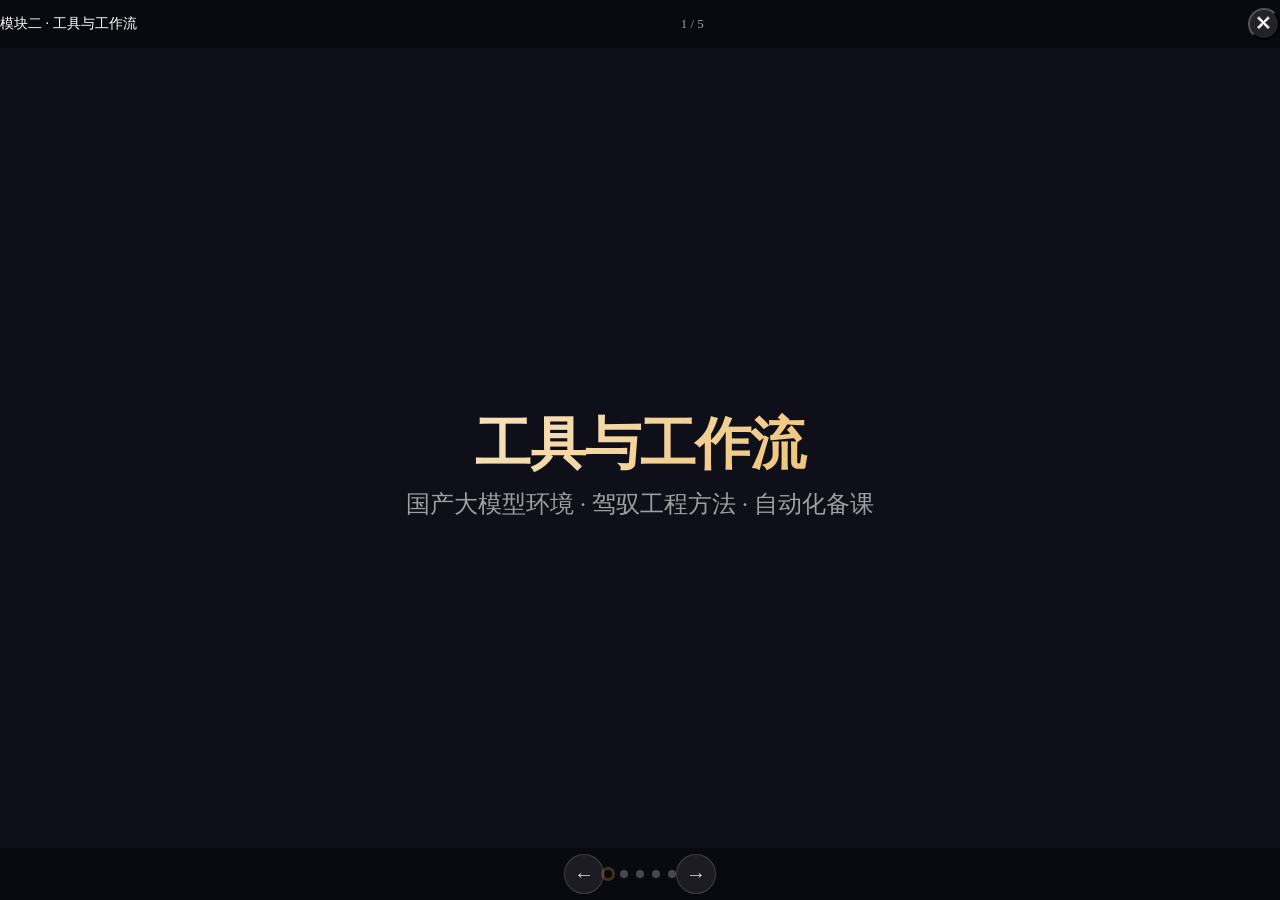
<file: slides/module-2.html>
<!DOCTYPE html>
<html lang="zh-CN">
<head>
  <meta charset="UTF-8">
  <meta name="viewport" content="width=device-width, initial-scale=1.0">
  <title>模块二：工具与工作流 — AI+ 教育教学培训</title>
  <link rel="stylesheet" href="../assets/css/slides.css">
</head>
<body>

<div class="presentation active">
  <div class="pres-header">
    <span class="pres-title">模块二 · 工具与工作流</span>
    <span class="pres-counter">1 / 5</span>
    <button class="pres-close" onclick="window.close()">&#10005;</button>
  </div>

  <div class="pres-stage">
    <div class="pres-slide active">
      <h1>工具与工作流</h1>
      <p class="subtitle">国产大模型环境 · 驾驭工程方法 · 自动化备课</p>
    </div>

    <div class="pres-slide">
      <h2>国产大模型工具推荐</h2>
      <ul>
        <li><strong>通义千问</strong>（阿里）— 日常备课、多轮对话、文档分析</li>
        <li><strong>Kimi</strong>（月之暗面）— 长文档分析，超长上下文 20 万字</li>
        <li><strong>文心一言</strong>（百度）— 中文创作、内容生成</li>
        <li><strong>秘塔搜索</strong> — 无广告 AI 搜索，结构化结果</li>
      </ul>
    </div>

    <div class="pres-slide">
      <h2>AI 搜索引擎：秘塔搜索</h2>
      <ul>
        <li>地址：<strong>metaso.cn</strong></li>
        <li>无广告，直接给答案</li>
        <li>自动整理信息结构，省去筛选时间</li>
        <li>适合：查政策、查概念、查教学方法</li>
      </ul>
    </div>

    <div class="pres-slide">
      <h2>备课自动化工作流</h2>
      <ul>
        <li><strong>输入</strong>：教学目标 + 班级情况 → 通义千问</li>
        <li><strong>加工</strong>：生成教案框架 → 人工调整</li>
        <li><strong>润色</strong>：文字优化 → 输出终稿</li>
        <li><strong>交付</strong>：PPT 制作 → iSlide 辅助排版</li>
      </ul>
      <div class="highlight-box">
        <p>关键原则：AI 负责80%的初稿，人负责20%的精修</p>
      </div>
    </div>

    <div class="pres-slide">
      <h2>本模块小结</h2>
      <ul>
        <li>工具不需要多，每类选 1-2 个熟练使用即可</li>
        <li>工作流设计比工具选择更重要</li>
        <li>从小任务开始：今天就用 AI 帮你写一封家长通知</li>
      </ul>
      <div class="highlight-box">
        <p>下一节：现场实操 — 设计你的第一个备课工作流</p>
      </div>
    </div>
  </div>

  <div class="pres-nav">
    <button class="pres-prev" onclick="prevSlide()">&#8592;</button>
    <div class="pres-dots"></div>
    <button class="pres-next" onclick="nextSlide()">&#8594;</button>
  </div>
</div>

<script>
(function() {
  var slides = document.querySelectorAll('.pres-slide');
  var dots = document.querySelector('.pres-dots');
  var counter = document.querySelector('.pres-counter');
  var total = slides.length;
  var current = 0;

  for (var i = 0; i < total; i++) {
    var d = document.createElement('span');
    d.className = 'pres-dot';
    d.onclick = function(idx) { return function() { goTo(idx); }; }(i);
    dots.appendChild(d);
  }

  function update() {
    slides.forEach(function(s, i) {
      s.classList.toggle('active', i === current);
    });
    document.querySelectorAll('.pres-dot').forEach(function(d, i) {
      d.classList.toggle('active', i === current);
    });
    counter.textContent = (current + 1) + ' / ' + total;
  }

  function nextSlide() { current = (current + 1) % total; update(); }
  function prevSlide() { current = (current - 1 + total) % total; update(); }
  function goTo(idx) { current = idx; update(); }

  window.nextSlide = nextSlide;
  window.prevSlide = prevSlide;
  window.goTo = goTo;

  document.addEventListener('keydown', function(e) {
    if (e.key === 'ArrowRight' || e.key === 'ArrowDown' || e.key === ' ') nextSlide();
    if (e.key === 'ArrowLeft' || e.key === 'ArrowUp') prevSlide();
    if (e.key === 'Escape') window.close();
  });

  update();
})();
</script>
</body>
</html>
</file>
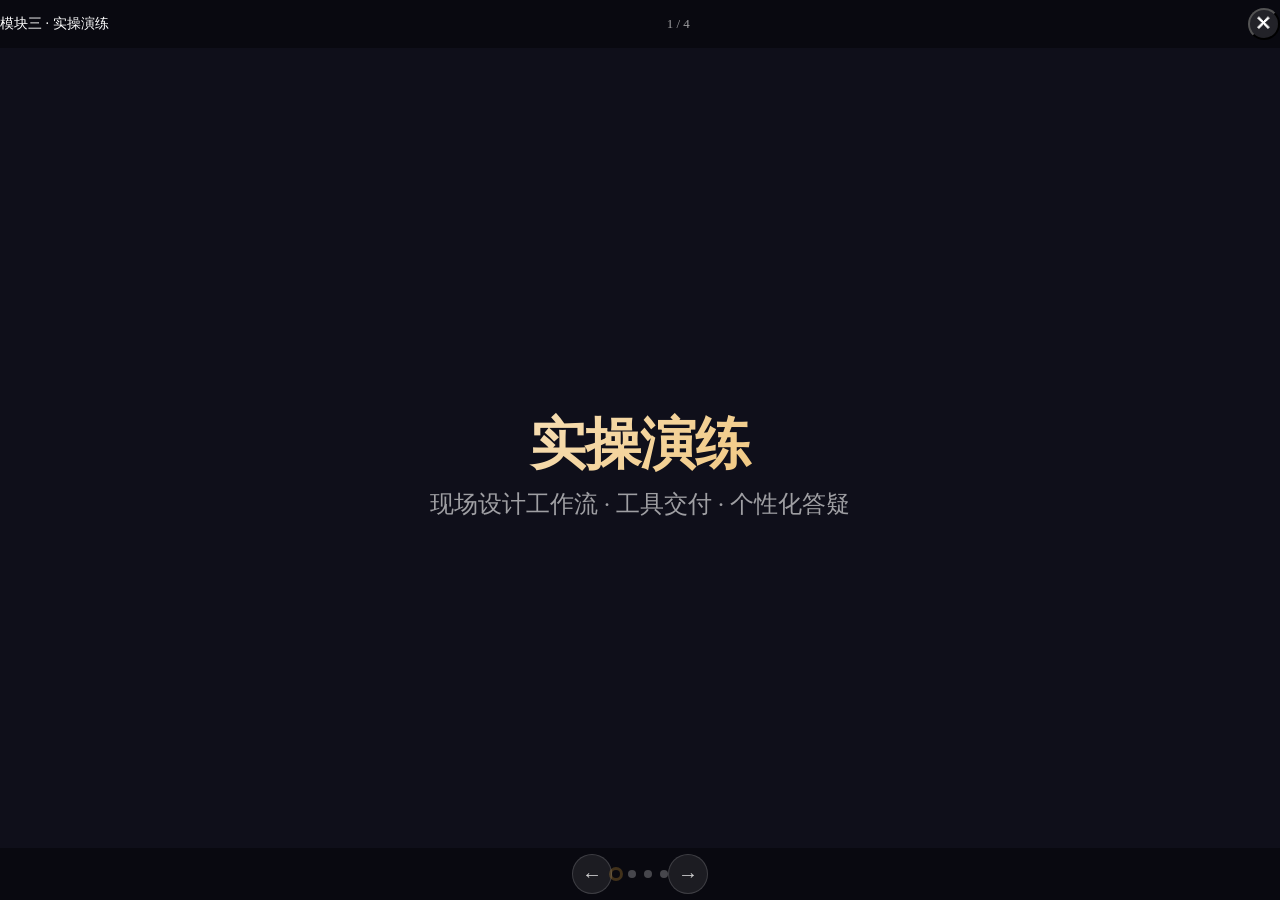
<file: slides/module-3.html>
<!DOCTYPE html>
<html lang="zh-CN">
<head>
  <meta charset="UTF-8">
  <meta name="viewport" content="width=device-width, initial-scale=1.0">
  <title>模块三：实操演练 — AI+ 教育教学培训</title>
  <link rel="stylesheet" href="../assets/css/slides.css">
</head>
<body>

<div class="presentation active">
  <div class="pres-header">
    <span class="pres-title">模块三 · 实操演练</span>
    <span class="pres-counter">1 / 4</span>
    <button class="pres-close" onclick="window.close()">&#10005;</button>
  </div>

  <div class="pres-stage">
    <div class="pres-slide active">
      <h1>实操演练</h1>
      <p class="subtitle">现场设计工作流 · 工具交付 · 个性化答疑</p>
    </div>

    <div class="pres-slide">
      <h2>现场演练：设计你的备课工作流</h2>
      <ul>
        <li>选择一个你下一周要讲的课题</li>
        <li>描述你的班级情况（人数、层次、学情）</li>
        <li>用语音输入 → AI 整理 → 生成教案初稿</li>
        <li>现场调整，输出可用的教案框架</li>
      </ul>
      <div class="highlight-box">
        <p>目标：60分钟内，跑通一个完整的备课工作流</p>
      </div>
    </div>

    <div class="pres-slide">
      <h2>工具交付清单</h2>
      <ul>
        <li><strong>通义千问</strong> app / web — 日常备课主力</li>
        <li><strong>Kimi</strong> — 长文档分析、试卷分析</li>
        <li><strong>秘塔搜索</strong> — 课前背景资料搜集</li>
        <li><strong>讯飞听见</strong> — 语音转文字，口述成稿</li>
        <li><strong>iSlide</strong> — PPT 排版辅助</li>
      </ul>
    </div>

    <div class="pres-slide">
      <h2>课后行动建议</h2>
      <ul>
        <li><strong>明天</strong>：选一个简单任务，用 AI 完成（如写通知、查资料）</li>
        <li><strong>本周</strong>：用 AI 辅助备一节课，记录使用感受</li>
        <li><strong>长期</strong>：逐步把耗时任务迁移到 AI 工作流</li>
      </ul>
      <div class="highlight-box">
        <p>核心心态：AI 是杠杆，你的判断力才是支点</p>
      </div>
    </div>
  </div>

  <div class="pres-nav">
    <button class="pres-prev" onclick="prevSlide()">&#8592;</button>
    <div class="pres-dots"></div>
    <button class="pres-next" onclick="nextSlide()">&#8594;</button>
  </div>
</div>

<script>
(function() {
  var slides = document.querySelectorAll('.pres-slide');
  var dots = document.querySelector('.pres-dots');
  var counter = document.querySelector('.pres-counter');
  var total = slides.length;
  var current = 0;

  for (var i = 0; i < total; i++) {
    var d = document.createElement('span');
    d.className = 'pres-dot';
    d.onclick = function(idx) { return function() { goTo(idx); }; }(i);
    dots.appendChild(d);
  }

  function update() {
    slides.forEach(function(s, i) {
      s.classList.toggle('active', i === current);
    });
    document.querySelectorAll('.pres-dot').forEach(function(d, i) {
      d.classList.toggle('active', i === current);
    });
    counter.textContent = (current + 1) + ' / ' + total;
  }

  function nextSlide() { current = (current + 1) % total; update(); }
  function prevSlide() { current = (current - 1 + total) % total; update(); }
  function goTo(idx) { current = idx; update(); }

  window.nextSlide = nextSlide;
  window.prevSlide = prevSlide;
  window.goTo = goTo;

  document.addEventListener('keydown', function(e) {
    if (e.key === 'ArrowRight' || e.key === 'ArrowDown' || e.key === ' ') nextSlide();
    if (e.key === 'ArrowLeft' || e.key === 'ArrowUp') prevSlide();
    if (e.key === 'Escape') window.close();
  });

  update();
})();
</script>
</body>
</html>
</file>
<file: assets/css/slides.css>
/* ========================================
   幻灯片展示样式
   ======================================== */

/* 全屏幻灯片容器 */
.presentation {
  position: fixed;
  top: 0;
  left: 0;
  width: 100vw;
  height: 100vh;
  background: #0f0f1a;
  z-index: 2000;
  display: none;
  flex-direction: column;
}

.presentation.active { display: flex; }

/* 顶部状态栏 */
.pres-header {
  height: 48px;
  background: rgba(0,0,0,0.4);
  display: flex;
  align-items: center;
  justify-content: space-between;
  padding: 0 var(--space-lg);
  flex-shrink: 0;
}
.pres-title { color: white; font-size: 14px; font-weight: 500; }
.pres-counter { color: rgba(255,255,255,0.6); font-family: var(--font-mono); font-size: 13px; }
.pres-close {
  width: 32px;
  height: 32px;
  border-radius: 50%;
  background: rgba(255,255,255,0.1);
  color: white;
  display: flex;
  align-items: center;
  justify-content: center;
  font-size: 18px;
  cursor: pointer;
  transition: background 0.2s;
}
.pres-close:hover { background: rgba(255,255,255,0.2); }

/* 幻灯片区域 */
.pres-stage {
  flex: 1;
  display: flex;
  align-items: center;
  justify-content: center;
  padding: var(--space-2xl);
  overflow: hidden;
}

.pres-slide {
  display: none;
  width: 100%;
  max-width: 1100px;
  text-align: center;
  color: white;
  animation: fadeIn 0.3s ease;
}
.pres-slide.active { display: block; }

@keyframes fadeIn {
  from { opacity: 0; transform: translateY(10px); }
  to { opacity: 1; transform: translateY(0); }
}

.pres-slide h1 {
  font-size: 56px;
  font-weight: 700;
  letter-spacing: -1px;
  margin-bottom: var(--space-lg);
  background: linear-gradient(135deg, #ffffff 0%, #e8a838 100%);
  -webkit-background-clip: text;
  -webkit-text-fill-color: transparent;
  background-clip: text;
}

.pres-slide h2 {
  font-size: 42px;
  font-weight: 700;
  color: var(--color-secondary);
  margin-bottom: var(--space-xl);
}

.pres-slide h3 {
  font-size: 28px;
  font-weight: 600;
  margin-bottom: var(--space-lg);
  color: rgba(255,255,255,0.9);
}

.pres-slide p {
  font-size: 22px;
  line-height: 1.8;
  color: rgba(255,255,255,0.8);
  max-width: 800px;
  margin: 0 auto;
}

.pres-slide ul {
  list-style: none;
  text-align: left;
  max-width: 700px;
  margin: 0 auto;
}
.pres-slide ul li {
  font-size: 20px;
  line-height: 1.8;
  padding: var(--space-sm) 0;
  color: rgba(255,255,255,0.85);
  display: flex;
  align-items: flex-start;
  gap: var(--space-md);
}
.pres-slide ul li::before { content: "◆"; color: var(--color-secondary); flex-shrink: 0; margin-top: 4px; }

.pres-slide .big-number {
  font-size: 120px;
  font-weight: 700;
  color: var(--color-secondary);
  line-height: 1;
  margin-bottom: var(--space-lg);
}

.pres-slide .subtitle {
  font-size: 24px;
  color: rgba(255,255,255,0.6);
  margin-top: var(--space-md);
}

.pres-slide .highlight-box {
  background: rgba(232,168,56,0.15);
  border: 1px solid rgba(232,168,56,0.3);
  border-radius: var(--radius-lg);
  padding: var(--space-xl);
  margin: var(--space-lg) auto;
  max-width: 700px;
  text-align: left;
}
.pres-slide .highlight-box p { font-size: 20px; }

/* 幻灯片底部控制栏 */
.pres-footer {
  height: 72px;
  background: rgba(0,0,0,0.3);
  display: flex;
  align-items: center;
  justify-content: center;
  gap: var(--space-xl);
  padding: 0 var(--space-2xl);
  flex-shrink: 0;
}

.pres-btn {
  background: rgba(255,255,255,0.1);
  color: white;
  border: 1px solid rgba(255,255,255,0.2);
  padding: var(--space-sm) var(--space-xl);
  border-radius: var(--radius-sm);
  font-size: 14px;
  transition: all 0.2s;
  display: flex;
  align-items: center;
  gap: var(--space-sm);
}
.pres-btn:hover { background: var(--color-secondary); border-color: var(--color-secondary); }
.pres-btn.primary { background: var(--color-primary); border-color: var(--color-primary); }

.pres-progress-wrap {
  flex: 1;
  max-width: 400px;
  display: flex;
  flex-direction: column;
  gap: var(--space-xs);
}
.pres-progress-bar {
  height: 3px;
  background: rgba(255,255,255,0.2);
  border-radius: 2px;
  overflow: hidden;
}
.pres-progress-bar-fill {
  height: 100%;
  background: var(--color-secondary);
  transition: width 0.3s;
}
.pres-progress-label { font-size: 11px; color: rgba(255,255,255,0.5); text-align: center; }

/* 键盘提示 */
.pres-keyhints {
  position: fixed;
  bottom: 80px;
  right: var(--space-xl);
  font-size: 11px;
  color: rgba(255,255,255,0.3);
  text-align: right;
}
.pres-keyhints kbd {
  background: rgba(255,255,255,0.1);
  padding: 2px 6px;
  border-radius: 3px;
  margin: 0 2px;
}

/* 底部导航 */
.pres-nav {
  height: 52px;
  background: rgba(0,0,0,0.4);
  display: flex;
  align-items: center;
  justify-content: center;
  gap: var(--space-xl);
  flex-shrink: 0;
}
.pres-prev, .pres-next {
  background: rgba(255,255,255,0.08);
  border: 1px solid rgba(255,255,255,0.15);
  color: rgba(255,255,255,0.8);
  width: 40px;
  height: 40px;
  border-radius: 50%;
  font-size: 20px;
  display: flex;
  align-items: center;
  justify-content: center;
  cursor: pointer;
  transition: all 0.2s;
}
.pres-prev:hover, .pres-next:hover {
  background: rgba(232,168,56,0.3);
  border-color: var(--color-secondary);
  color: white;
}
.pres-dots {
  display: flex;
  align-items: center;
  gap: 8px;
}
.pres-dot {
  width: 8px;
  height: 8px;
  border-radius: 50%;
  background: rgba(255,255,255,0.25);
  cursor: pointer;
  transition: all 0.2s;
}
.pres-dot.active {
  background: var(--color-secondary);
  box-shadow: 0 0 0 3px rgba(232,168,56,0.25);
}
.pres-dot:hover { background: rgba(255,255,255,0.5); }
</file>
